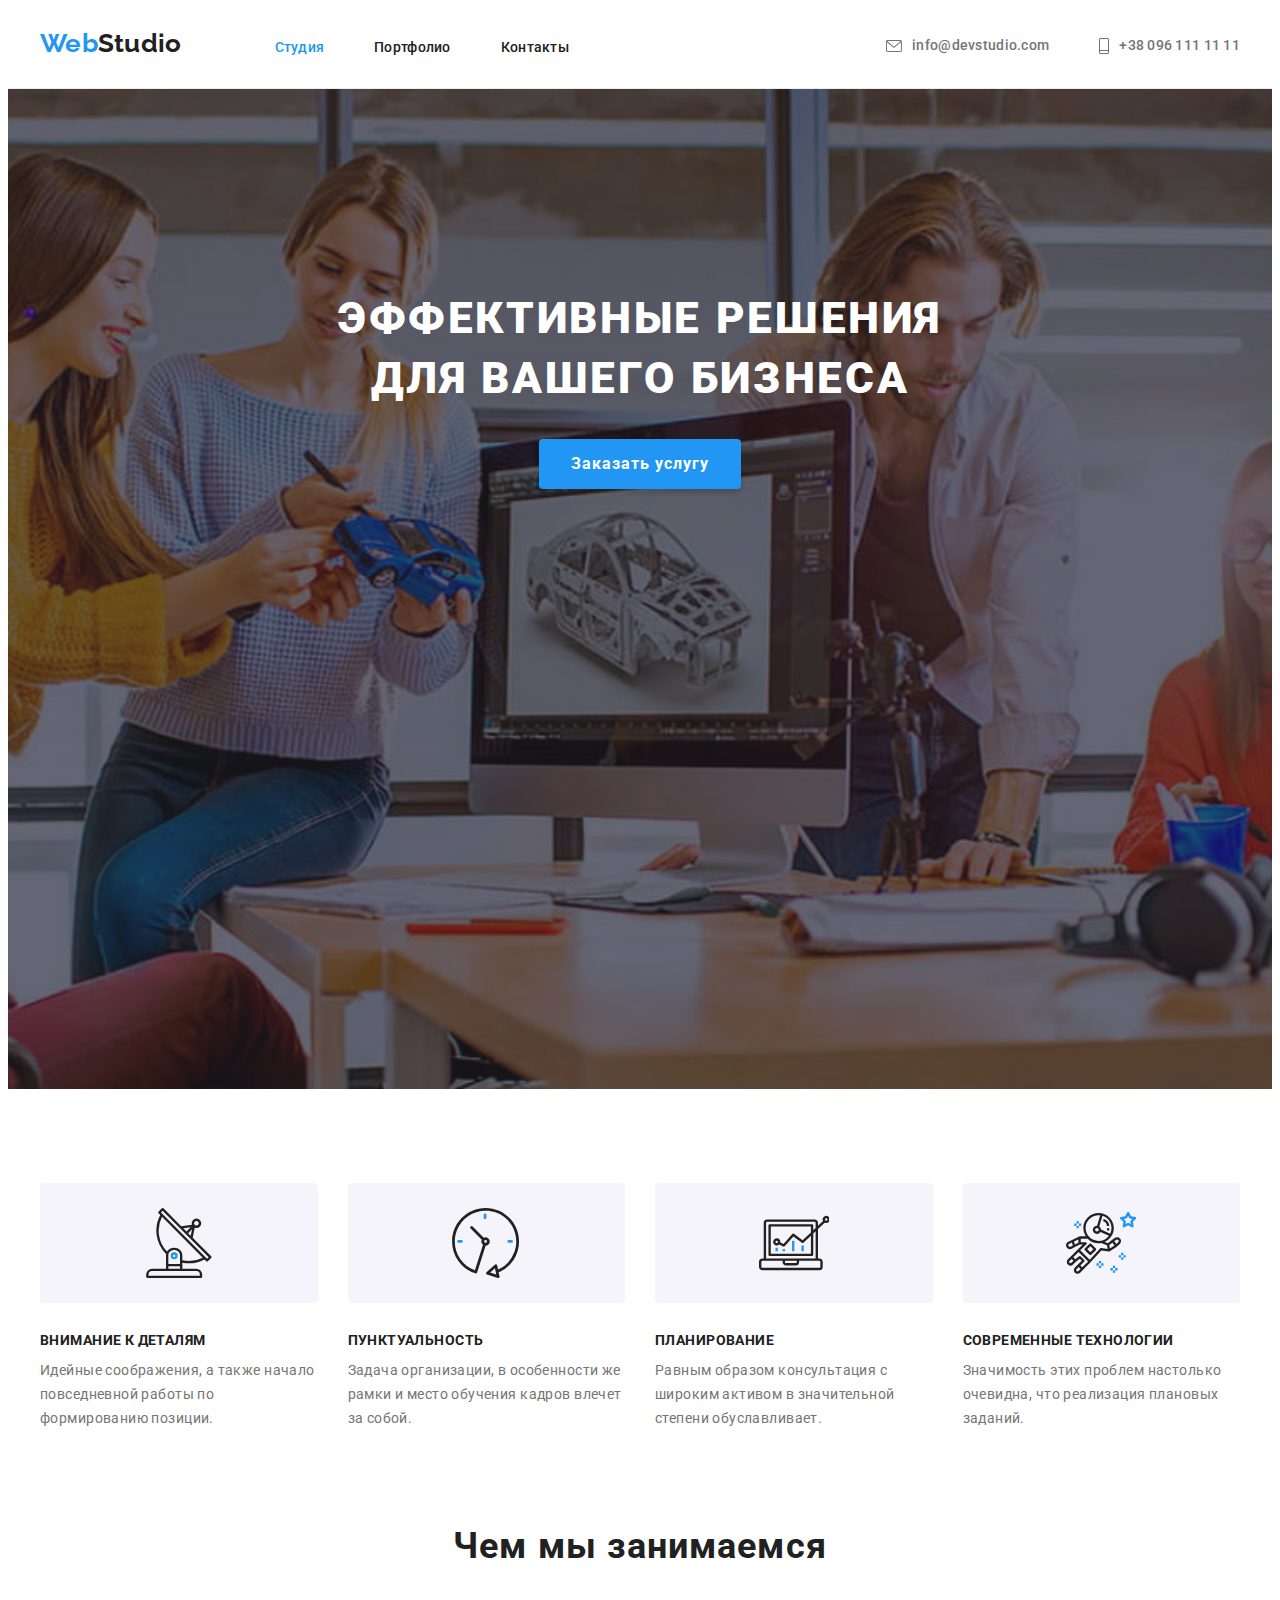
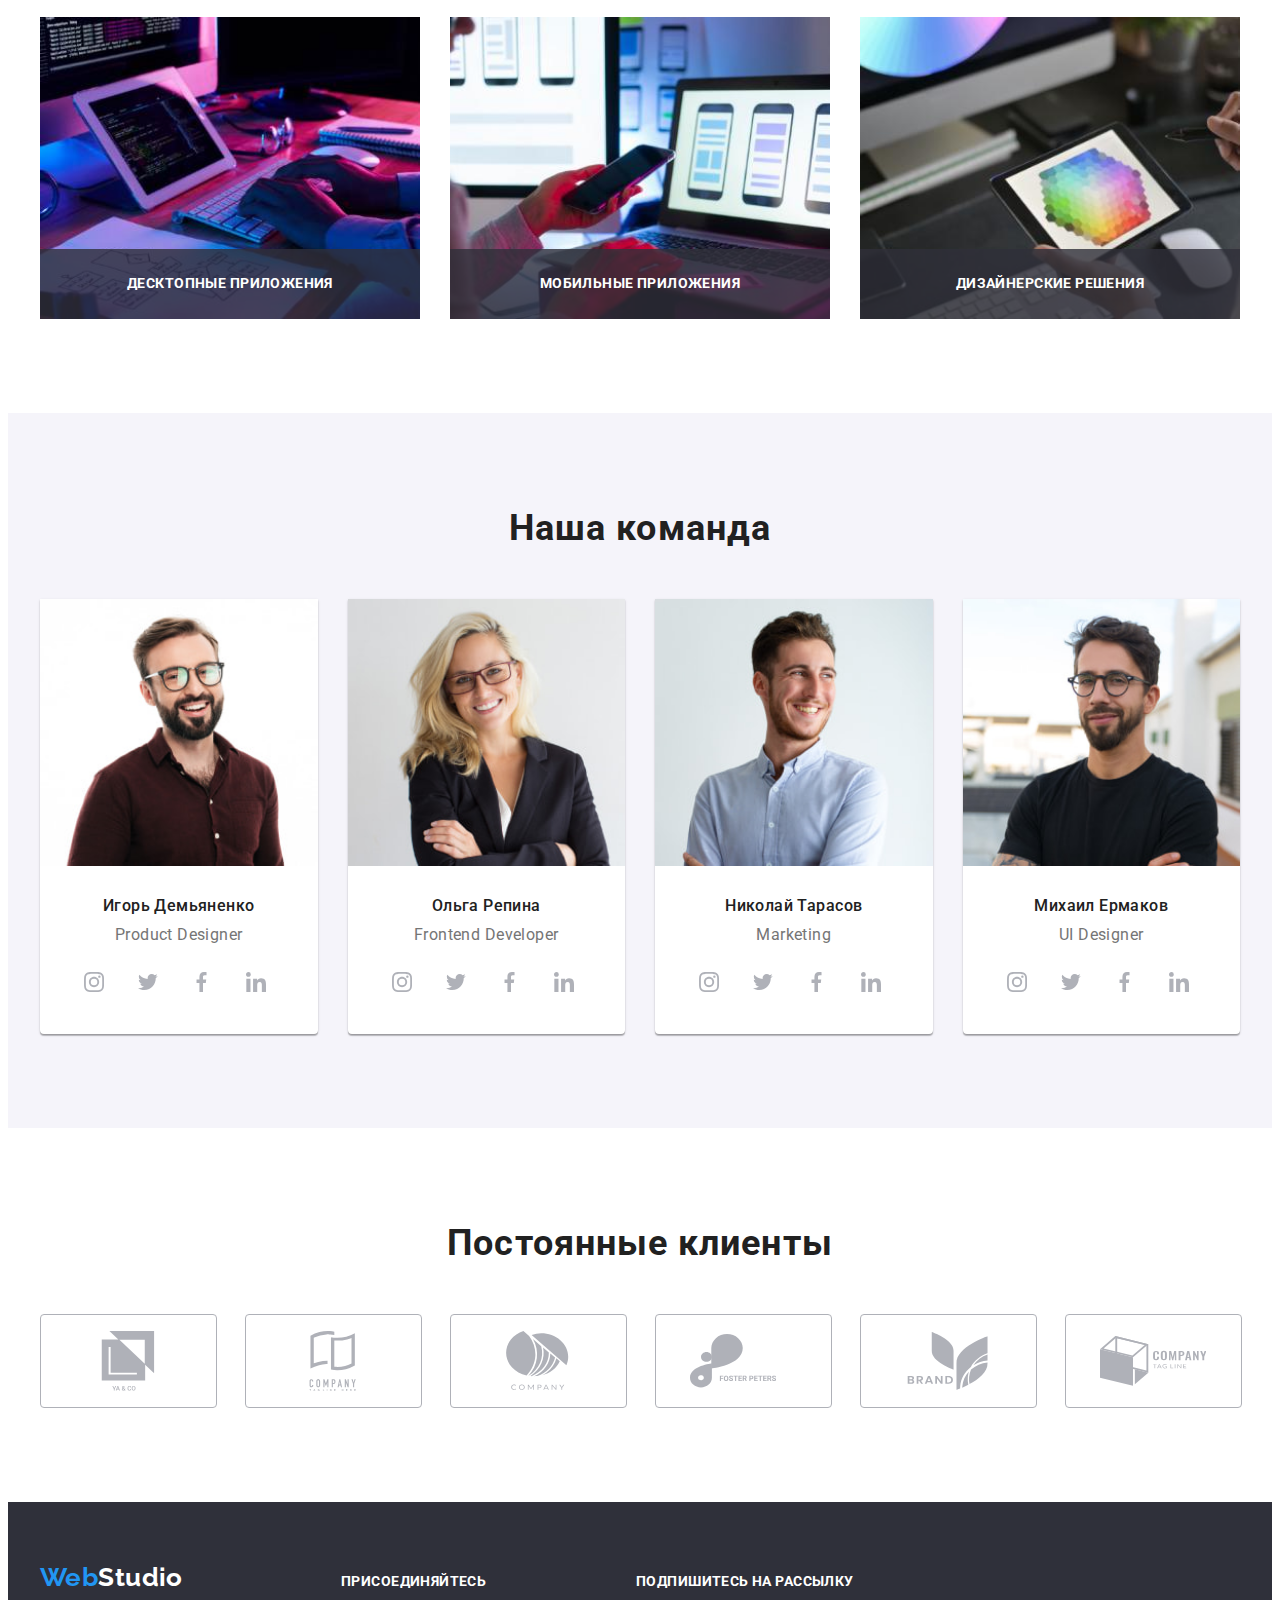
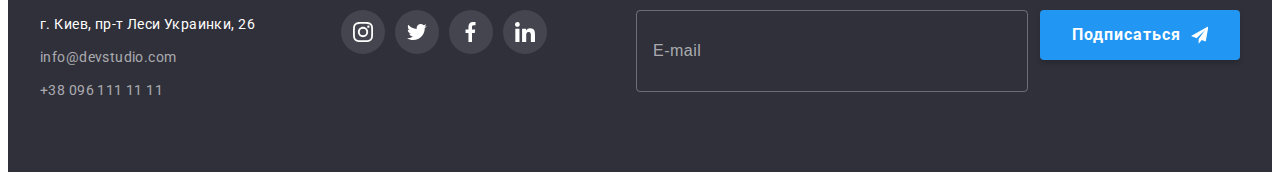
<file: index.html>
<!doctype html>
<html lang="ru">
<head>
    <meta charset="UTF-8">
    <meta http-equiv="X-UA-Compatible" content="IE=edge">
    <meta name="viewport" content="width=device-width, initial-scale=1.0">
    <link rel="preconnect" href="https://fonts.googleapis.com">
    <link rel="preconnect" href="https://fonts.gstatic.com" crossorigin>
    <link href="https://fonts.googleapis.com/css2?family=Raleway:wght@700&family=Roboto:wght@400;500;700;900&display=swap"
        rel="stylesheet">
    <link rel="stylesheet" href="https://cdnjs.cloudflare.com/ajax/libs/modern-normalize/1.1.0/modern-normalize.min.css"
        integrity="sha512-wpPYUAdjBVSE4KJnH1VR1HeZfpl1ub8YT/NKx4PuQ5NmX2tKuGu6U/JRp5y+Y8XG2tV+wKQpNHVUX03MfMFn9Q=="
        crossorigin="anonymous" referrerpolicy="no-referrer" />
    <link rel="stylesheet" href="./css/main.min.css">
    <link rel="shortcut icon" href="./images/icon.jpg" type="image/jpg">
    <title>Studio</title>
</head>
<body class="body-main">
    
<!--Шапка сайта-->
    
<header class="header">
    <div class="container menu">
        <a class="logo header__logo" href="./index.html" lang="en">Web<span class="logo--black">Studio</span></a>

        <nav class="nav">
            <ul class="nav__list">
                <li class="nav__item"><a href="./index.html" class="link nav--current">Студия</a></li>
                <li class="nav__item"><a href="./portfolio.html" class="link">Портфолио</a></li>
                <li class="nav__item"><a href="./contacts.html" class="link">Контакты</a></li>
            </ul>
        </nav>

        <ul class="contacts">
            <li class="contacts__item">
                <a class="contacts__link link" href="mailto:info@devstudio.com">
                    <svg class="contacts__icon" width="16" height="12">
                        <use href="./images/icons.svg#envelope"></use>
                    </svg>info@devstudio.com
                </a>
            </li>
            <li class="contacts__item">
                <a class="contacts__link link" href="tel:+380961111111"><svg class="contacts__icon" width="10" height="16">
                        <use href="./images/icons.svg#smartphone"></use>
                    </svg>
                    +38 096 111 11 11
                </a>
            </li>
        </ul>
        
        <button type="button" class="mob-menu__button mob-menu__header-button" data-menu-open>
            <svg width="40" height="40" aria-label="Открыть мобильное меню">
                <use class="mob-menu__icon-menu" href="./images/icons.svg#icon-mob-menu"></use>
            </svg>
        </button>
    </div>

    <!--Мобильное меню-->

        <div class="mob-menu is-hidden" data-menu>
        <div class="mob-container">
        <button type="button" class="mob-menu__button mob-menu__close-button" data-menu-close>
             <svg width="40" height="40" aria-label="Закрыть мобильное меню">
                  <use class="mob-menu__icon-close" href="./images/icons.svg#icon-close-mob-menu"></use>
              </svg>
        </button>

                <ul class="mob-nav__list list">
                    <li class="mob-nav__item"><a class="mob-nav__link link nav--current" href="./index.html">Студия</a></li>
                    <li class="mob-nav__item"><a class="mob-nav__link link nav--current" href="./portfolio.html">Портфолио</a></li>
                    <li class="mob-nav__item"><a class="mob-nav__link link nav--current" href="./contacts.html">Контакты</a></li>
                </ul>
            
            <div class="mob-menu-down-part">
            
                <div class="mob-contacts">
                <ul class="mob-contacts__list">
                    <li class="mob-contacts__item">
                        <a class="mob-contacts__link mob-contacts__tel" href="tel:+380961111111">+38 096 111 11 11</a>
                    </li>
                    <li class="mob-contacts__item">
                        <a class="mob-contacts__link mob-contacts__mail" href="mailto:info@devstudio.com">info@devstudio.com</a>
                    </li>
                </ul>
            </div>

            <div class="mob-social">
                <ul class="mob-social__list">
                    <li class="mob-social__item">
                        <a class="mob-social__link nav--current" aria-label="Ссылка на Instagram" href="https://www.instagram.com/"
                            target="_blank" rel="noreferrer nofollow noopener">
                            <span lang="en">Instagram</span>
                        </a>
                    </li>

                    <li class="mob-social__item">
                        <a class="mob-social__link nav--current" aria-label="Ссылка на Twitter" href="https://twitter.com/"
                            target="_blank" rel="noreferrer nofollow noopener">
                            <span lang="en">Twitter</span>
                        </a>
                    </li>

                    <li class="mob-social__item">
                        <a class="mob-social__link nav--current" aria-label="Ссылка на Facebook" href="https://www.facebook.com/"
                            target="_blank" rel="noreferrer nofollow noopener">
                            <span lang="en">Facebook</span>
                        </a>
                    </li>

                    <li class="mob-social__item">
                        <a class="mob-social__link nav--current" aria-label="Ссылка на Linkedin" href="https://www.linkedin.com/"
                            target="_blank" rel="noreferrer nofollow noopener">
                            <span lang="en">Linkedin</span>
                        </a>
                    </li>
                </ul>
            </div>
          </div>
        </div>
    </div>

</header>


<!--Основная часть-->
    
    <main>
    
<!--Секция "Начальная"-->
    
      <section class="hero">
          <h1 class="hero__title hero__title--white">Эффективные решения для вашего бизнеса</h1>
          <button class="button" type="button" data-modal-open>Заказать услугу</button>
      </section>
    
<!--Секция "О нас"-->
      
      <section class="about-us section">
          <div class="container">
          <h2 class="section__title visually-hidden">О нас</h2>
          <ul class="about-us__list card__set">
              <li class="about-us__item card__item">
                  <div class="about-us__label">
                      <svg class="about-us__svg" width="70" height="70">
                          <use href="./images/icons.svg#antenna"></use>
                      </svg>
                  </div>
                  <h3 class="about-us__header item__title">Внимание к деталям</h3>
                  <p class="about-us__description">Идейные соображения, а также начало повседневной работы по формированию позиции.</p>
              </li>
              <li class="about-us__item card__item">
                <div class="about-us__label">
                    <svg class="about-us__svg" width="70" height="70">
                        <use href="./images/icons.svg#clock"></use>
                    </svg>
                </div>
                <h3 class="about-us__header item__title">Пунктуальность</h3>
                <p class="about-us__description">Задача организации, в особенности же рамки и место обучения кадров влечет за собой.</p>
              </li>
              <li class="about-us__item card__item">
                <div class="about-us__label">
                    <svg class="about-us__svg" width="70" height="70">
                        <use href="./images/icons.svg#diagram"></use>
                    </svg>
                </div>
                <h3 class="about-us__header item__title">Планирование</h3>
                <p class="about-us__description">Равным образом консультация с широким активом в значительной степени обуславливает.</p>
              </li>
              <li class="about-us__item card__item">
                <div class="about-us__label">
                    <svg class="about-us__svg" width="70" height="70">
                        <use href="./images/icons.svg#astronaut"></use>
                    </svg>
                </div>
                <h3 class="about-us__header item__title">Современные технологии</h3>
                <p class="about-us__description">Значимость этих проблем настолько очевидна, что реализация плановых заданий.</p>
              </li>
            </ul>
            </div>
      </section>

<!--Секция "Что мы делаем"-->
      
    <section class="what-we-do section">
          <div class="container">
          <h2 class="section__title">Чем мы занимаемся</h2>
          
          <ul class="what-we-do__list card__set">
              
              <li class="what-we-do__item card__item">
                  <div class="what-we-do__thumb">
                    <img
                       srcset="./images/what-we-do/img1-desk-2x.jpg 2x, ./images/what-we-do/img1-desk-3x.jpg 3x"
                       src="./images/what-we-do/img1.jpg"
                       alt="Пишем код"
                       width="370" 
                       height="294">
                    <div class="what-we-do__overlay">
                     <h3 class="item__title what-we-do__description">Десктопные приложения</h3>
                    </div>
                  </div>
                </li>
              
                <li class="what-we-do__item card__item">
                   <div class="what-we-do__thumb">
                    <img 
                     srcset="./images/what-we-do/img2-desk-2x.jpg 2x, ./images/what-we-do/img2-desk-3x.jpg 3x"
                     src="./images/what-we-do/img2.jpg" 
                     alt="Создаем дизайн продукта" 
                     width="370" 
                     height="294">
                          <div class="what-we-do__overlay">
                        <h3 class="item__title what-we-do__description">Мобильные приложения</h3>
                       </div>
                   </div>
                </li>
                
                <li class="what-we-do__item card__item">
                   <div class="what-we-do__thumb">
                    <img 
                     srcset="./images/what-we-do/img3-desk-2x.jpg 2x, ./images/what-we-do/img3-desk-3x.jpg 3x"
                     src="./images/what-we-do/img3.jpg" 
                     alt="Выбираем лучший вариант" 
                     width="370" 
                     height="294">
                       <div class="what-we-do__overlay">
                        <h3 class="item__title what-we-do__description">Дизайнерские решения</h3>
                       </div>
                   </div>
                </li>
          </ul>
          </div>
      </section>
    
<!--Секция "Наша команда"-->
      
      <section class="our-team section">
          <div class="container">
          <h2 class="section__title">Наша команда</h2>
          
          <ul class="our-team-list card__set">
             
            <li class="our-team-list__item card__item">
                <picture>
                    <source srcset="./images/our-team/designer-desk-1x.jpg 1x,
                                    ./images/our-team/designer-desk-2x.jpg 2x" media="(min-width: 1200px)"
                        type="image/jpeg">
                    <source srcset="./images/our-team/designer-tablet-1x.jpg 1x,
                                    ./images/our-team/designer-tablet-2x.jpg 2x" media="(min-width: 768px)"
                        type="image/jpeg">
                    <source srcset="./images/our-team/designer-mob-1x.jpg 1x,
                                    ./images/our-team/designer-mob-2x.jpg 2x" media="(max-width: 767px)"
                        type="image/jpeg">
                    <img src="./images/our-team/designer-mob-1x.jpg" alt="Дизайнер продукта" width="370" height="294">
                </picture>
                <div class="team-member-description">
                <h3 class="team-member-description__name">Игорь Демьяненко</h3>
                <p class="team-member-description__job" lang="en">Product Designer</p>
                    <ul class="list card__set social-networks">
                    <li class="social-networks__item card__item">
                        <a class="social-networks__link" aria-label="Ссылка на Instagram" 
                           href="https://www.instagram.com/" target="_blank" rel="noreferrer nofollow noopener">
                        <span class="visually-hidden" lang="en">Instagram</span>
                        <svg class="social-networks__icon" width="20" height="20">
                            <use href="./images/icons.svg#instagram"></use>
                        </svg>
                        </a>
                        </li>
                    <li class="social-networks__item card__item">
                        <a class="social-networks__link" aria-label="Ссылка на Twitter" 
                        href="https://twitter.com/" target="_blank" rel="noreferrer nofollow noopener">
                        <span class="visually-hidden" lang="en">Twitter</span>
                        <svg class="social-networks__icon" width="20" height="20">
                            <use href="./images/icons.svg#twitter"></use>
                        </svg>
                        </a></li>
                    <li class="social-networks__item card__item">
                        <a class="social-networks__link" aria-label="Ссылка на Facebook" 
                        href="https://www.facebook.com/" target="_blank" rel="noreferrer nofollow noopener">
                        <span class="visually-hidden" lang="en">Facebook</span>
                        <svg class="social-networks__icon" width="20" height="20">
                            <use href="./images/icons.svg#facebook"></use>
                        </svg>
                        </a></li>
                    <li class="social-networks__item card__item">
                        <a class="social-networks__link" aria-label="Ссылка на Linkedin" 
                        href="https://www.linkedin.com/" target="_blank" rel="noreferrer nofollow noopener">
                        <span class="visually-hidden" lang="en">Linkedin</span>
                        <svg class="social-networks__icon" width="20" height="20">
                            <use href="./images/icons.svg#linkedin"></use>
                        </svg>
                        </a></li>
                  </ul>
                </div>
             </li>
             
             <li class="our-team-list__item card__item">
                <picture>
                    <source srcset="./images/our-team/developer-desk-1x.jpg 1x,
                                    ./images/our-team/developer-desk-2x.jpg 2x" media="(min-width: 1200px)"
                        type="image/jpeg">
                    <source srcset="./images/our-team/developer-tab-1x.jpg 1x,
                                    ./images/our-team/developer-tab-2x.jpg 2x" media="(min-width: 768px)"
                        type="image/jpeg">
                    <source srcset="./images/our-team/developer-mob-1x.jpg 1x,
                                    ./images/our-team/developer-mob-2x.jpg 2x" media="(max-width: 767px)"
                        type="image/jpeg">
                    <img src="./images/our-team/developer-mob-1x.jpg" alt="Фронтенд разработчик" width="370" height="294">
                </picture>
                <div class="team-member-description">
                <h3 class="team-member-description__name">Ольга Репина</h3>
                <p class="team-member-description__job" lang="en">Frontend Developer</p>
                <ul class="card__set social-networks">
                    <li class="social-networks__item card__item">
                        <a class="social-networks__link" aria-label="Ссылка на Instagram" href="https://www.instagram.com/"
                            target="_blank" rel="noreferrer nofollow noopener">
                            <span class="visually-hidden" lang="en">Instagram</span>
                            <svg class="social-networks__icon" width="20" height="20">
                                <use href="./images/icons.svg#instagram"></use>
                            </svg>
                        </a>
                    </li>
                    <li class="social-networks__item card__item">
                        <a class="social-networks__link" aria-label="Ссылка на Twitter" href="https://twitter.com/" target="_blank"
                            rel="noreferrer nofollow noopener">
                            <span class="visually-hidden" lang="en">Twitter</span>
                            <svg class="social-networks__icon" width="20" height="20">
                                <use href="./images/icons.svg#twitter"></use>
                            </svg>
                        </a>
                    </li>
                    <li class="social-networks__item card__item">
                        <a class="social-networks__link" aria-label="Ссылка на Facebook" href="https://www.facebook.com/" target="_blank"
                            rel="noreferrer nofollow noopener">
                            <span class="visually-hidden" lang="en">Facebook</span>
                            <svg class="social-networks__icon" width="20" height="20">
                                <use href="./images/icons.svg#facebook"></use>
                            </svg>
                        </a>
                    </li>
                    <li class="social-networks__item card__item">
                        <a class="social-networks__link" aria-label="Ссылка на Linkedin" href="https://www.linkedin.com/" target="_blank"
                            rel="noreferrer nofollow noopener">
                            <span class="visually-hidden" lang="en">Linkedin</span>
                            <svg class="social-networks__icon" width="20" height="20">
                                <use href="./images/icons.svg#linkedin"></use>
                            </svg>
                        </a>
                    </li>
                </ul>
                </div>
             </li>
             
             <li class="our-team-list__item card__item">
                <picture>
                    <source srcset="./images/our-team/marketing-desk-1x.jpg 1x,
                                    ./images/our-team/marketing-desk-2x.jpg 2x" media="(min-width: 1200px)"
                        type="image/jpeg">
                    <source srcset="./images/our-team/marketing-tablet-1x.jpg 1x,
                                    ./images/our-team/marketing-tablet-2x.jpg 2x" media="(min-width: 768px)"
                        type="image/jpeg">
                    <source srcset="./images/our-team/marketing-mob-1x.jpg 1x,
                                    ./images/our-team/marketing-mob-2x.jpg 2x" media="(max-width: 767px)"
                        type="image/jpeg">
                    <img src="./images/our-team/marketing-mob-1x.jpg" alt="Маркетолог" width="370" height="294">
                </picture>
                <div class="team-member-description">
                <h3 class="team-member-description__name">Николай Тарасов</h3>
                <p class="team-member-description__job" lang="en">Marketing</p>
                <ul class="card__set social-networks">
                    <li class="social-networks__item card__item">
                        <a class="social-networks__link" aria-label="Ссылка на Instagram" href="https://www.instagram.com/"
                            target="_blank" rel="noreferrer nofollow noopener">
                            <span class="visually-hidden" lang="en">Instagram</span>
                            <svg class="social-networks__icon" width="20" height="20">
                                <use href="./images/icons.svg#instagram"></use>
                            </svg>
                        </a>
                    </li>
                    <li class="social-networks__item card__item">
                        <a class="social-networks__link" aria-label="Ссылка на Twitter" href="https://twitter.com/" target="_blank"
                            rel="noreferrer nofollow noopener">
                            <span class="visually-hidden" lang="en">Twitter</span>
                            <svg class="social-networks__icon" width="20" height="20">
                                <use href="./images/icons.svg#twitter"></use>
                            </svg>
                        </a>
                    </li>
                    <li class="social-networks__item card__item">
                        <a class="social-networks__link" aria-label="Ссылка на Facebook" href="https://www.facebook.com/" target="_blank"
                            rel="noreferrer nofollow noopener">
                            <span class="visually-hidden" lang="en">Facebook</span>
                            <svg class="social-networks__icon" width="20" height="20">
                                <use href="./images/icons.svg#facebook"></use>
                            </svg>
                        </a>
                    </li>
                    <li class="social-networks__item card__item">
                        <a class="social-networks__link" aria-label="Ссылка на Linkedin" href="https://www.linkedin.com/" target="_blank"
                            rel="noreferrer nofollow noopener">
                            <span class="visually-hidden" lang="en">Linkedin</span>
                            <svg class="social-networks__icon" width="20" height="20">
                                <use href="./images/icons.svg#linkedin"></use>
                            </svg>
                        </a>
                    </li>
                </ul>
                </div>
             </li>
            
            <li class="our-team-list__item card__item">
                <picture>
                    <source srcset="./images/our-team/ui-desk-1x.jpg 1x,
                                    ./images/our-team/ui-desk-2x.jpg 2x" media="(min-width: 1200px)"
                        type="image/jpeg">
                    <source srcset="./images/our-team/ui-tablet-1x.jpg 1x,
                                    ./images/our-team/ui-tablet-2x.jpg 2x" media="(min-width: 768px)"
                        type="image/jpeg">
                    <source srcset="./images/our-team/ui-mob-1x.jpg 1x,
                                    ./images/our-team/ui-mob-2x.jpg 2x" media="(max-width: 767px)"
                        type="image/jpeg">
                    <img src="./images/our-team/ui-mob-1x.jpg" alt="Дизайнер" width="370" height="294">
                </picture>
                <div class="team-member-description">
                <h3 class="team-member-description__name">Михаил Ермаков</h3>
                <p class="team-member-description__job" lang="en">UI Designer</p>
                <ul class="card__set social-networks">
                    <li class="social-networks__item card__item">
                        <a class="social-networks__link" aria-label="Ссылка на Instagram" href="https://www.instagram.com/"
                            target="_blank" rel="noreferrer nofollow noopener">
                            <span class="visually-hidden" lang="en">Instagram</span>
                            <svg class="social-networks__icon" width="20" height="20">
                                <use href="./images/icons.svg#instagram"></use>
                            </svg>
                        </a>
                    </li>
                    <li class="social-networks__item card__item">
                        <a class="social-networks__link" aria-label="Ссылка на Twitter" href="https://twitter.com/" target="_blank"
                            rel="noreferrer nofollow noopener">
                            <span class="visually-hidden" lang="en">Twitter</span>
                            <svg class="social-networks__icon" width="20" height="20">
                                <use href="./images/icons.svg#twitter"></use>
                            </svg>
                        </a>
                    </li>
                    <li class="social-networks__item card__item">
                        <a class="social-networks__link" aria-label="Ссылка на Facebook" href="https://www.facebook.com/" target="_blank"
                            rel="noreferrer nofollow noopener">
                            <span class="visually-hidden" lang="en">Facebook</span>
                            <svg class="social-networks__icon" width="20" height="20">
                                <use href="./images/icons.svg#facebook"></use>
                            </svg>
                        </a>
                    </li>
                    <li class="social-networks__item card__item">
                        <a class="social-networks__link" aria-label="Ссылка на Linkedin" href="https://www.linkedin.com/" target="_blank"
                            rel="noreferrer nofollow noopener">
                            <span class="visually-hidden" lang="en">Linkedin</span>
                            <svg class="social-networks__icon" width="20" height="20">
                                <use href="./images/icons.svg#linkedin"></use>
                            </svg>
                        </a>
                    </li>
                </ul>
                </div>
            </li>
          </ul>
          </div>
      </section>
    </main>

<!--Секция "Постоянные клиенты"-->

       <section class="regular-clients section">
        <div class="container">
            <h2 class="section__title">Постоянные клиенты</h2>
            
            <ul class="clients-list card__set">
                <li class="clients-list__item card__item">
                        <a class="clients-list__link" aria-label="Ccылка на сайт клиента" 
                        href="https://goit.ua/" target="_blank" rel="noreferrer nofollow noopener">
                        <span class="visually-hidden" lang="en">Школа программирования</span>
                        <svg class="clients-list__icon" width="106" height="60">
                            <use href="./images/icons.svg#group"></use>
                        </svg>
                    </a>
                </li>
                <li class="clients-list__item card__item">
                        <a class="clients-list__link" aria-label="Ccылка на сайт клиента" 
                        href="https://goit.ua/" target="_blank" rel="noreferrer nofollow noopener">
                        <span class="visually-hidden" lang="en">Школа программирования</span>
                        <svg class="clients-list__icon" width="106" height="60">
                            <use href="./images/icons.svg#group-1"></use>
                        </svg>
                    </a>
                </li>
                <li class="clients-list__item card__item">
                        <a class="clients-list__link" aria-label="Ccылка на сайт клиента" 
                        href="https://goit.ua/" target="_blank" rel="noreferrer nofollow noopener">
                        <span class="visually-hidden" lang="en">Школа программирования</span>
                        <svg class="clients-list__icon" width="106" height="60">
                            <use href="./images/icons.svg#group-2"></use>
                        </svg>
                    </a>
                </li>
                <li class="clients-list__item card__item">
                        <a class="clients-list__link" aria-label="Ccылка на сайт клиента" 
                        href="https://goit.ua/" target="_blank" rel="noreferrer nofollow noopener">
                        <span class="visually-hidden" lang="en">Школа программирования</span>
                        <svg class="clients-list__icon" width="106" height="60">
                            <use href="./images/icons.svg#group-3"></use>
                        </svg>
                    </a>
                </li>
                <li class="clients-list__item card__item">
                        <a class="clients-list__link" aria-label="Ccылка на сайт клиента" 
                        href="https://goit.ua/" target="_blank" rel="noreferrer nofollow noopener">
                        <span class="visually-hidden" lang="en">Школа программирования</span>
                        <svg class="clients-list__icon" width="106" height="60">
                            <use href="./images/icons.svg#group-4"></use>
                        </svg>
                    </a>
                </li>
                <li class="clients-list__item card__item">
                        <a class="clients-list__link" aria-label="Ccылка на сайт клиента" 
                        href="https://goit.ua/" target="_blank" rel="noreferrer nofollow noopener">
                        <span class="visually-hidden" lang="en">Школа программирования</span>
                        <svg class="clients-list__icon" width="106" height="60">
                            <use href="./images/icons.svg#group-5"></use>
                        </svg>
                    </a>
                </li>
            </ul>
        </div>
      </section>

    <!--Футер-->
    
    <footer class="footer">
        <div class="container footer-container">
          <div class="footer-wrap-two-columns">
            <div class="footer-column footer-adress">
            <a class="logo footer__logo" href="./index.html" lang="en">Web<span class="logo--white">Studio</span></a>
        <address class="adress">
            <ul class="footer-adress-list">
                <li class="footer-adress-list__item"><a class="link footer-adress-list__link" href="https://goo.gl/maps/qPpEZcLFMpQjQpn4A" target="_blank" rel="noreferrer nofollow noopener">г. Киев, пр-т Леси Украинки, 26</a></li>
                <li class="footer-adress-list__item"><a class="link footer-adress-list__link" href="mailto:info@devstudio.com">info@devstudio.com</a></li>
                <li class="footer-adress-list__item"><a class="link footer-adress-list__link" href="tel:+380961111111">+38 096 111 11 11</a></li>
            </ul>
        </address>
        </div>

         <div class="footer-column footer-social">
            <p class="footer-column__header item__title">Присоединяйтесь</p>
            <ul class="card__set social-networks">
                <li class="social-networks__item card__item">
                    <a class="social-networks__link" aria-label="Ссылка на Instagram" href="https://www.instagram.com/"
                        target="_blank" rel="noreferrer nofollow noopener">
                        <span class="visually-hidden" lang="en">Instagram</span>
                        <svg class="social-networks__icon" width="20" height="20">
                            <use href="./images/icons.svg#instagram"></use>
                        </svg>
                    </a>
                </li>
                <li class="social-networks__item card__item">
                    <a class="social-networks__link" aria-label="Ссылка на Twitter" href="https://twitter.com/" target="_blank"
                        rel="noreferrer nofollow noopener">
                        <span class="visually-hidden" lang="en">Twitter</span>
                        <svg class="social-networks__icon" width="20" height="20">
                            <use href="./images/icons.svg#twitter"></use>
                        </svg>
                    </a>
                </li>
                <li class="social-networks__item card__item">
                    <a class="social-networks__link" aria-label="Ссылка на Facebook" href="https://www.facebook.com/" target="_blank"
                        rel="noreferrer nofollow noopener">
                        <span class="visually-hidden" lang="en">Facebook</span>
                        <svg class="social-networks__icon" width="20" height="20">
                            <use href="./images/icons.svg#facebook"></use>
                        </svg>
                    </a>
                </li>
                <li class="social-networks__item card__item">
                    <a class="social-networks__link" aria-label="Ссылка на Linkedin" href="https://www.linkedin.com/" target="_blank"
                        rel="noreferrer nofollow noopener">
                        <span class="visually-hidden" lang="en">Linkedin</span>
                        <svg class="social-networks__icon" width="20" height="20">
                            <use href="./images/icons.svg#linkedin"></use>
                        </svg>
                    </a>
                </li>
            </ul>
         </div>
     </div>
         <div class="footer-column">
           <p class="footer-column__header item__title">Подпишитесь на рассылку</p>
           <form class="subscribe" autocomplete="on">
               <label for="email" class="visually-hidden">Email</label>
               <input class="subscribe__email-input" type="email" name="email" id="email" placeholder="E-mail" />
               <button class="button" type="submit">Подписаться
                   <svg class="subscibe__icon" width="24" height="24">
                       <use href="./images/icons.svg#icon-send"></use>
                   </svg>
               </button>
           </form>
         </div>
        </div>
    </footer>

    <!--Модальное окно-->

    <div class="backdrop is-hidden" data-modal>
      
        <div class="modal">
         
          <button type="button" class="modal__close-button" data-modal-close>
            <svg width="11" height="11">
                <use href="./images/icons.svg#icon-close"></use>
            </svg>
          </button>
          
          <b class="modal__header">Оставьте свои данные, мы вам перезвоним</b>

          <form class="communication-form" autocomplete="on">
            
            <div class="communication-form__wrapper">
            
              <div class="communication-form__whole-field">
              <label class="communication-form__label" for="name">Имя</label>
              <div class="communication-form__input-wrap">
              <input class="communication-form__input" type="text" name="name" id="name" required />
              <svg class="communication-form__icon" width="18" height="18">
                  <use href="./images/icons.svg#icon-name-modal"></use>
              </svg>
              </div>
              </div>
            
              <div class="communication-form__whole-field">
              <label class="communication-form__label" for="tel">Телефон</label>
              <div class="communication-form__input-wrap">
              <input class="communication-form__input" type="tel" name="tel" id="tel" required />
              <svg class="communication-form__icon" width="18" height="18">
                <use href="./images/icons.svg#icon-phone-modal"></use>
              </svg>
              </div>
              </div>

              <div class="communication-form__whole-field">
              <label class="communication-form__label" for="mail">Почта</label>
              <div class="communication-form__input-wrap">
              <input class="communication-form__input" type="email" name="mail" id="mail" required />
              <svg class="communication-form__icon" width="18" height="18">
                <use href="./images/icons.svg#icon-mail-modal"></use>
              </svg>
              </div>
              </div>

              <div class="communication-form__whole-field">
              <label class="communication-form__label" for="comments">Комментарий</label>
              <textarea name="comments" id="comments" rows="10" placeholder="Введите текст"></textarea>
              </div>
            
            </div>
            
            <div class="modal__agreement">
                 <input type="checkbox" name="agree" value="agree" id="agree" class="modal__checkbox visually-hidden" />
                 <label for="agree" class="modal__agreement-text"><span>Соглашаюсь с рассылкой и принимаю&nbsp;<a href="./terms.html" class="link modal__agreement-link">Условия договора</a></span>
                </label>
            </div>

            <button class="button" type="submit">Отправить</button>
          </form>
      </div>
    </div>
      <script src="./js/modal.js"></script>
      <script src="./js/menu.js"></script>
  </body>
</html>
</file>
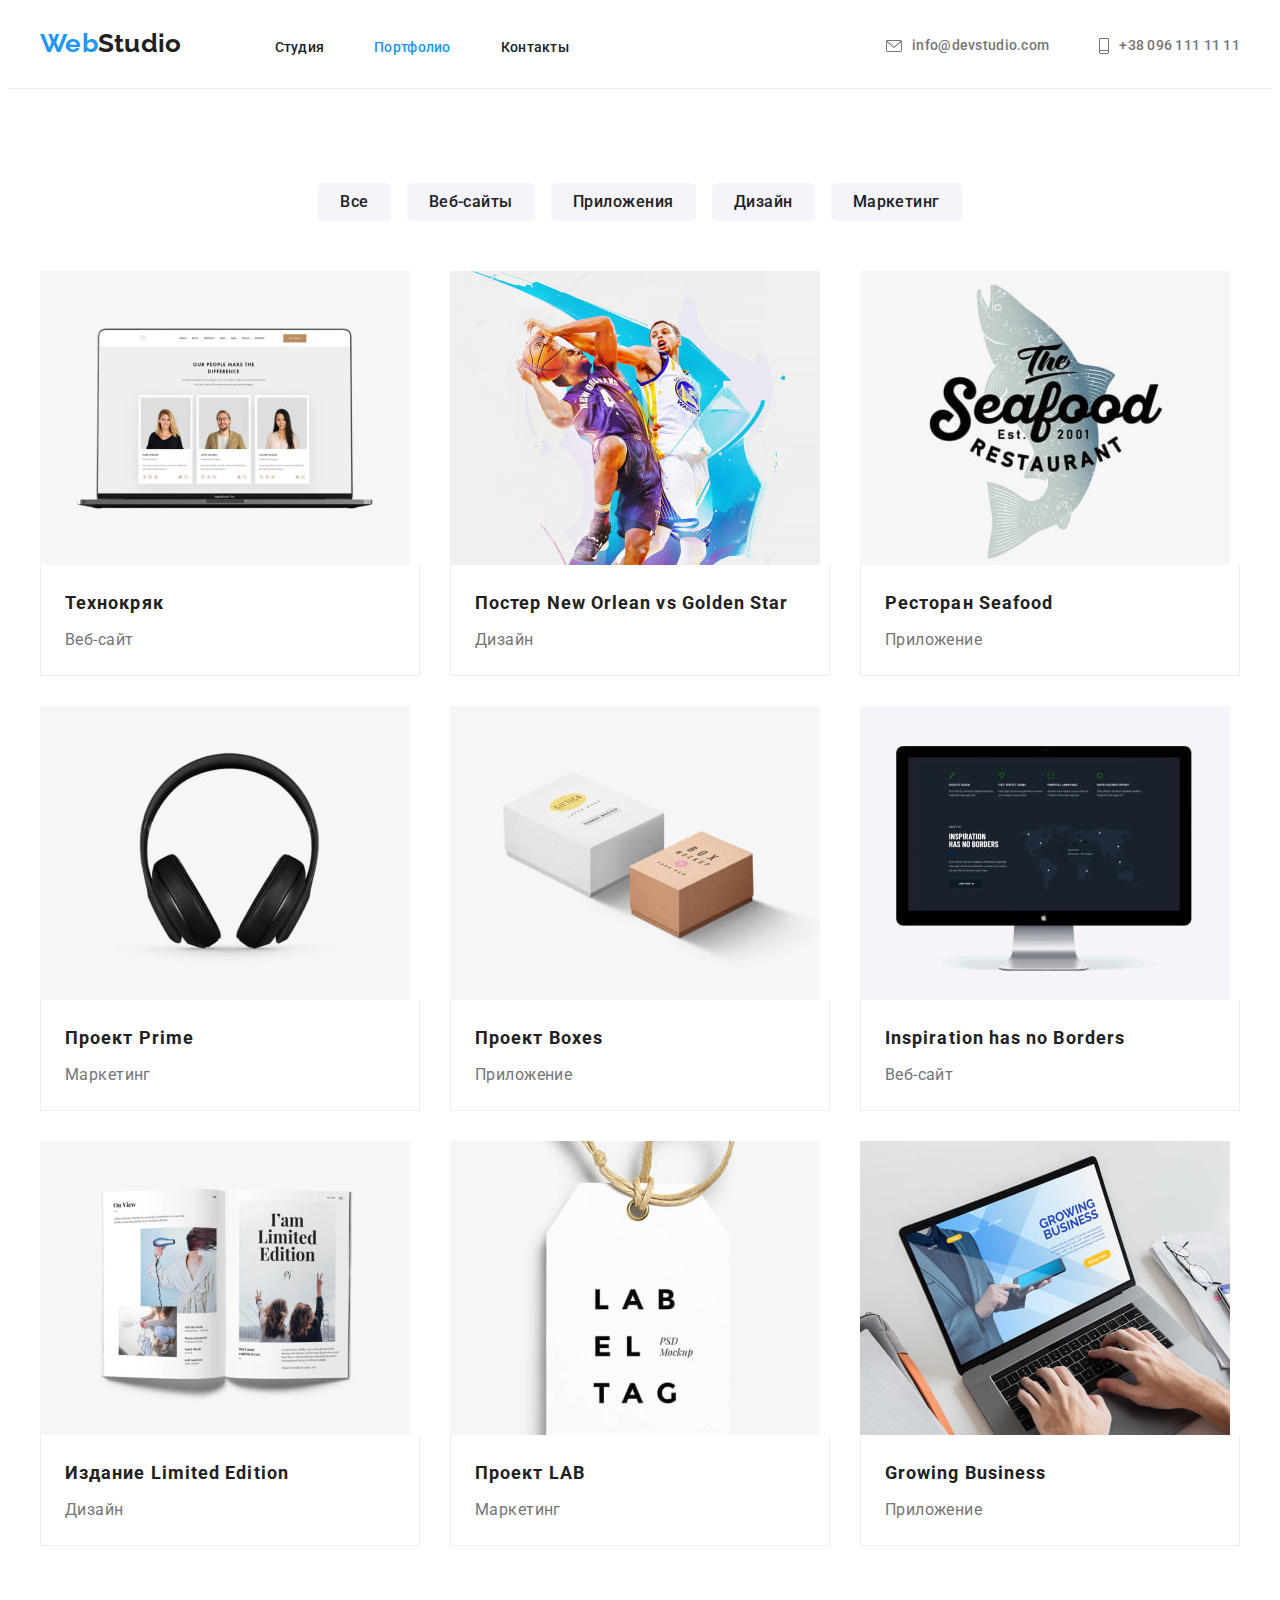
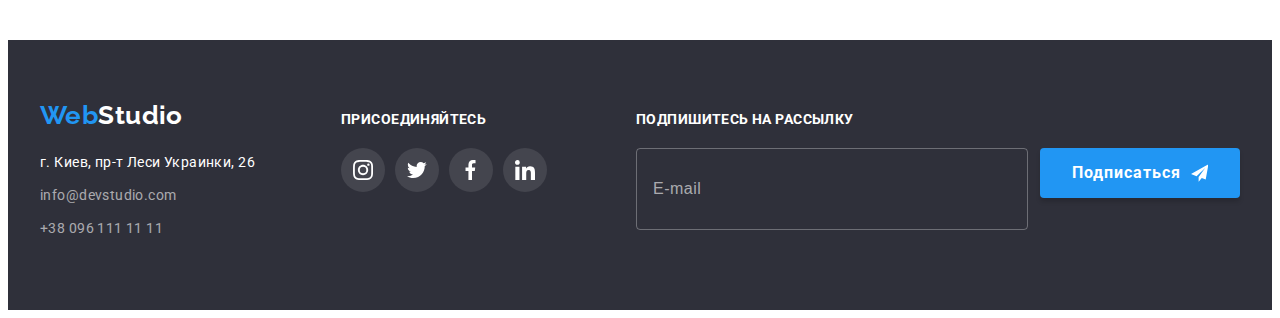
<file: portfolio.html>
<!doctype html>
<html lang="ru">

<head>
    <meta charset="UTF-8">
    <meta http-equiv="X-UA-Compatible" content="IE=edge">
    <meta name="viewport" content="width=device-width, initial-scale=1.0">
    <link rel="preconnect" href="https://fonts.googleapis.com">
    <link rel="preconnect" href="https://fonts.gstatic.com" crossorigin>
    <link href="https://fonts.googleapis.com/css2?family=Raleway:wght@700&family=Roboto:wght@400;500;700;900&display=swap"
        rel="stylesheet">
    <link rel="stylesheet" href="https://cdnjs.cloudflare.com/ajax/libs/modern-normalize/1.1.0/modern-normalize.min.css"
        integrity="sha512-wpPYUAdjBVSE4KJnH1VR1HeZfpl1ub8YT/NKx4PuQ5NmX2tKuGu6U/JRp5y+Y8XG2tV+wKQpNHVUX03MfMFn9Q=="
        crossorigin="anonymous" referrerpolicy="no-referrer" />
    <link rel="stylesheet" href="./css/main.min.css">
    <link rel="shortcut icon" href="./images/icon.jpg" type="image/jpg">
    <title>Portfolio</title>
</head>

<body class="body-main">

    <!--Шапка сайта-->

<header class="header">
    <div class="container menu">
        <a class="logo header__logo" href="./index.html" lang="en">Web<span class="logo--black">Studio</span></a>

        <nav class="nav">
            <ul class="nav__list">
                <li class="nav__item"><a href="./index.html" class="link">Студия</a></li>
                <li class="nav__item"><a href="./portfolio.html" class="link nav--current">Портфолио</a></li>
                <li class="nav__item"><a href="./contacts.html" class="link">Контакты</a></li>
            </ul>
        </nav>

        <ul class="contacts">
            <li class="contacts__item">
                <a class="contacts__link link" href="mailto:info@devstudio.com">
                    <svg class="contacts__icon" width="16" height="12">
                        <use href="./images/icons.svg#envelope"></use>
                    </svg>info@devstudio.com
                </a>
            </li>
            <li class="contacts__item">
                <a class="contacts__link link" href="tel:+380961111111"><svg class="contacts__icon" width="10"
                        height="16">
                        <use href="./images/icons.svg#smartphone"></use>
                    </svg>
                    +38 096 111 11 11
                </a>
            </li>
        </ul>

        <button type="button" class="mob-menu__button mob-menu__header-button" data-menu-open>
            <svg width="40" height="40" aria-label="Открыть мобильное меню">
                <use class="mob-menu__icon-menu" href="./images/icons.svg#icon-mob-menu"></use>
            </svg>
        </button>
    </div>

    <!--Мобильное меню-->

    <div class="mob-menu is-hidden" data-menu>
        <div class="mob-container">
            <button type="button" class="mob-menu__button mob-menu__close-button" data-menu-close>
                <svg width="40" height="40" aria-label="Закрыть мобильное меню">
                    <use class="mob-menu__icon-close" href="./images/icons.svg#icon-close-mob-menu"></use>
                </svg>
            </button>

            <ul class="mob-nav__list list">
                <li class="mob-nav__item"><a class="mob-nav__link link nav--current" href="./index.html">Студия</a></li>
                <li class="mob-nav__item"><a class="mob-nav__link link nav--current"
                        href="./portfolio.html">Портфолио</a></li>
                <li class="mob-nav__item"><a class="mob-nav__link link nav--current" href="./contacts.html">Контакты</a>
                </li>
            </ul>

            <div class="mob-menu-down-part">

                <div class="mob-contacts">
                    <ul class="mob-contacts__list">
                        <li class="mob-contacts__item">
                            <a class="mob-contacts__link mob-contacts__tel" href="tel:+380961111111">+38 096 111 11
                                11</a>
                        </li>
                        <li class="mob-contacts__item">
                            <a class="mob-contacts__link mob-contacts__mail"
                                href="mailto:info@devstudio.com">info@devstudio.com</a>
                        </li>
                    </ul>
                </div>

                <div class="mob-social">
                    <ul class="mob-social__list">
                        <li class="mob-social__item">
                            <a class="mob-social__link nav--current" aria-label="Ссылка на Instagram"
                                href="https://www.instagram.com/" target="_blank" rel="noreferrer nofollow noopener">
                                <span lang="en">Instagram</span>
                            </a>
                        </li>

                        <li class="mob-social__item">
                            <a class="mob-social__link nav--current" aria-label="Ссылка на Twitter"
                                href="https://twitter.com/" target="_blank" rel="noreferrer nofollow noopener">
                                <span lang="en">Twitter</span>
                            </a>
                        </li>

                        <li class="mob-social__item">
                            <a class="mob-social__link nav--current" aria-label="Ссылка на Facebook"
                                href="https://www.facebook.com/" target="_blank" rel="noreferrer nofollow noopener">
                                <span lang="en">Facebook</span>
                            </a>
                        </li>

                        <li class="mob-social__item">
                            <a class="mob-social__link nav--current" aria-label="Ссылка на Linkedin"
                                href="https://www.linkedin.com/" target="_blank" rel="noreferrer nofollow noopener">
                                <span lang="en">Linkedin</span>
                            </a>
                        </li>
                    </ul>
                </div>
            </div>
        </div>
    </div>

</header>

    <!--Основная часть-->

    <main>
     <section class="our-projects section">
        <div class="container">
        <h1 class="visually-hidden">Наши работы</h1>
        
        <ul class="choice">
            <li class="choice__item"><button class="choice__button-radio" type="button">Все</button></li>
            <li class="choice__item"><button class="choice__button-radio" type="button">Веб-сайты</button></li>
            <li class="choice__item"><button class="choice__button-radio" type="button">Приложения</button></li>
            <li class="choice__item"><button class="choice__button-radio" type="button">Дизайн</button></li>
            <li class="choice__item"><button class="choice__button-radio" type="button">Маркетинг</button></li>
        </ul>
        
        <ul class="projects-list card__set">
            
            <li class="projects-list__item card__item">
                <a class="link projects-list__link" href="https://www.google.com/" target="_blank" rel="noreferrer nofollow noopener">
                  <div class="projects-list__thumb">                
                    <picture>
                        <source srcset="./images/portfolio/computer-desk-1x.jpg 1x,
                                        ./images/portfolio/computer-desk-2x.jpg 2x" media="(min-width: 1200px)"
                            type="image/jpeg">
                        <source srcset="./images/portfolio/computer-tablet-1x.jpg 1x,
                                        ./images/portfolio/computer-tablet-2x.jpg 2x" media="(min-width: 768px)"
                            type="image/jpeg">
                        <source srcset="./images/portfolio/computer-mob-1x.jpg 1x,
                                        ./images/portfolio/computer-mob-2x.jpg 2x" media="(max-width: 767px)"
                            type="image/jpeg">
                        <img src="./images/portfolio/computer-mob-1x.jpg" alt="Ноутбук" width="370" height="294">
                    </picture>
                    <div class="project-overlay">
                    <p class="project-overlay__text">Ресурс предлагает комплексные предложения с разным уровнем функционала и сервисов. Все это позволит посетителю получить исчерпывающие сведения о компании или частном лице.</p>
                    </div>
                   </div>
                  <div class="about-project">
                    <h2 class="about-project__name">Технокряк</h2>
                    <p class="about-project__category">Веб-сайт</p>
                  </div>
                </a>
            </li>
            
            <li class="projects-list__item card__item">
                <a class="link projects-list__link" href="https://www.google.com/" target="_blank" rel="noreferrer nofollow noopener">
                    <div class="projects-list__thumb">
                        <picture>
                            <source srcset="./images/portfolio/poster-desk-1x.jpg 1x,
                                            ./images/portfolio/poster-desk-2x.jpg 2x" media="(min-width: 1200px)" type="image/jpeg">
                            <source srcset="./images/portfolio/poster-tablet-1x.jpg 1x,
                                            ./images/portfolio/poster-tablet-2x.jpg 2x" media="(min-width: 768px)" type="image/jpeg">
                            <source srcset="./images/portfolio/poster-mob-1x.jpg 1x,
                                            ./images/portfolio/poster-mob-2x.jpg 2x" media="(max-width: 767px)" type="image/jpeg">
                            <img src="./images/portfolio/poster-mob-1x.jpg" alt="Постер Игра в баскетбол" width="370" height="294">
                        </picture>
                        <div class="project-overlay">
                            <p class="project-overlay__text">Ресурс предлагает комплексные предложения с разным уровнем функционала и сервисов. Все
                                это позволит посетителю получить исчерпывающие сведения о компании или частном лице.</p>
                        </div>
                    </div>
                    <div class="about-project">
                    <h2 class="about-project__name">Постер <span lang="en">New Orlean vs Golden Star</span></h2>
                    <p class="about-project__category">Дизайн</p>
                    </div>
                </a>
            </li>

            <li class="projects-list__item card__item">
                <a class="link projects-list__link" href="https://www.google.com/" target="_blank" rel="noreferrer nofollow noopener">
                    <div class="projects-list__thumb">
                        <picture>
                            <source srcset="./images/portfolio/restaurant-desk-1x.jpg 1x,
                                            ./images/portfolio/restaurant-desk-2x.jpg 2x" media="(min-width: 1200px)"
                                type="image/jpeg">
                            <source srcset="./images/portfolio/restaurant-tablet-1x.jpg 1x,
                                            ./images/portfolio/restaurant-tablet-2x.jpg 2x" media="(min-width: 768px)"
                                type="image/jpeg">
                            <source srcset="./images/portfolio/restaurant-mob-1x.jpg 1x,
                                            ./images/portfolio/restaurant-mob-2x.jpg 2x" media="(max-width: 767px)"
                                type="image/jpeg">
                            <img src="./images/portfolio/restaurant-mob-1x.jpg" alt="Логотип ресторана" width="370" height="294">
                        </picture>
                        <div class="project-overlay">
                            <p class="project-overlay__text">Ресурс предлагает комплексные предложения с разным уровнем функционала и сервисов. Все
                                это позволит посетителю получить исчерпывающие сведения о компании или частном лице.</p>
                        </div>
                    </div>                    
                    <div class="about-project">
                    <h2 class="about-project__name">Ресторан <span lang="en">Seafood</span></h2>
                    <p class="about-project__category">Приложение</p>
                    </div>
                </a>
            </li>

            <li class="projects-list__item card__item">
                <a class="link projects-list__link" href="https://www.google.com/" target="_blank" rel="noreferrer nofollow noopener">
                    <div class="projects-list__thumb">
                        <picture>
                            <source srcset="./images/portfolio/headphones-desk-1x.jpg 1x,
                                            ./images/portfolio/headphones-desk-2x.jpg 2x" media="(min-width: 1200px)"
                                type="image/jpeg">
                            <source srcset="./images/portfolio/headphones-tablet-1x.jpg 1x,
                                            ./images/portfolio/headphones-tablet-2x.jpg 2x" media="(min-width: 768px)"
                                type="image/jpeg">
                            <source srcset="./images/portfolio/headphones-mob-1x.jpg 1x,
                                            ./images/portfolio/headphones-mob-2x.jpg 2x" media="(max-width: 767px)"
                                type="image/jpeg">
                            <img src="./images/portfolio/headphones-mob-1x.jpg" alt="Наушники" width="370" height="294">
                        </picture>
                        <div class="project-overlay">
                            <p class="project-overlay__text">Ресурс предлагает комплексные предложения с разным уровнем функционала и сервисов. Все
                                это позволит посетителю получить исчерпывающие сведения о компании или частном лице.</p>
                        </div>
                    </div>                    
                    <div class="about-project">
                    <h2 class="about-project__name">Проект <span lang="en">Prime</span></h2>
                    <p class="about-project__category">Маркетинг</p>
                    </div>                    
                </a>
            </li>

            <li class="projects-list__item card__item">
                <a class="link projects-list__link" href="https://www.google.com/" target="_blank" rel="noreferrer nofollow noopener">
                    <div class="projects-list__thumb">
                        <picture>
                            <source srcset="./images/portfolio/boxes-desk-1x.jpg 1x,
                                            ./images/portfolio/boxes-desk-2x.jpg 2x" media="(min-width: 1200px)"
                                type="image/jpeg">
                            <source srcset="./images/portfolio/boxes-tablet-1x.jpg 1x,
                                            ./images/portfolio/boxes-tablet-2x.jpg 2x" media="(min-width: 768px)"
                                type="image/jpeg">
                            <source srcset="./images/portfolio/boxes-mob-1x.jpg 1x,
                                            ./images/portfolio/boxes-mob-2x.jpg 2x" media="(max-width: 767px)"
                                type="image/jpeg">
                            <img src="./images/portfolio/boxes-mob-1x.jpg" alt="Бумажные коробочки" width="370" height="294">
                        </picture>
                        <div class="project-overlay">
                            <p class="project-overlay__text">Ресурс предлагает комплексные предложения с разным уровнем функционала и сервисов. Все
                                это позволит посетителю получить исчерпывающие сведения о компании или частном лице.</p>
                        </div>
                    </div>                    
                    <div class="about-project">
                    <h2 class="about-project__name">Проект <span lang="en">Boxes</span></h2>
                    <p class="about-project__category">Приложение</p>
                    </div>                    
                </a>
            </li>

            <li class="projects-list__item card__item">
                <a class="link projects-list__link" href="https://www.google.com/" target="_blank" rel="noreferrer nofollow noopener">
                    <div class="projects-list__thumb">
                        <picture>
                            <source srcset="./images/portfolio/desktop-desk-1x.jpg 1x,
                                            ./images/portfolio/desktop-desk-2x.jpg 2x" media="(min-width: 1200px)"
                                type="image/jpeg">
                            <source srcset="./images/portfolio/desktop-tablet-1x.jpg 1x,
                                            ./images/portfolio/desktop-tablet-2x.jpg 2x" media="(min-width: 768px)"
                                type="image/jpeg">
                            <source srcset="./images/portfolio/desktop-mob-1x.jpg 1x,
                                            ./images/portfolio/desktop-mob-2x.jpg 2x" media="(max-width: 767px)"
                                type="image/jpeg">
                            <img src="./images/portfolio/desktop-mob-1x.jpg" alt="Монитор компьютера" width="370" height="294">
                        </picture>
                        <div class="project-overlay">
                            <p class="project-overlay__text">Ресурс предлагает комплексные предложения с разным уровнем функционала и сервисов. Все
                                это позволит посетителю получить исчерпывающие сведения о компании или частном лице.</p>
                        </div>
                    </div>                    
                    <div class="about-project">
                    <h2 class="about-project__name" lang="en">Inspiration has no Borders</h2>
                    <p class="about-project__category">Веб-сайт</p>
                    </div>
                </a>
            </li>

            <li class="projects-list__item card__item">
                <a class="link projects-list__link" href="https://www.google.com/" target="_blank" rel="noreferrer nofollow noopener">
                    <div class="projects-list__thumb">
                        <picture>
                            <source srcset="./images/portfolio/magazine-desk-1x.jpg 1x,
                                            ./images/portfolio/magazine-desk-2x.jpg 2x" media="(min-width: 1200px)"
                                type="image/jpeg">
                            <source srcset="./images/portfolio/magazine-tablet-1x.jpg 1x,
                                            ./images/portfolio/desktop-tablet-2x.jpg 2x" media="(min-width: 768px)"
                                type="image/jpeg">
                            <source srcset="./images/portfolio/magazine-mob-1x.jpg 1x,
                                            ./images/portfolio/magazine-mob-2x.jpg 2x" media="(max-width: 767px)"
                                type="image/jpeg">
                            <img src="./images/portfolio/magazine-mob-1x.jpg" alt="Открытый журнал" width="370" height="294">
                        </picture>
                        <div class="project-overlay">
                            <p class="project-overlay__text">Ресурс предлагает комплексные предложения с разным уровнем функционала и сервисов. Все
                                это позволит посетителю получить исчерпывающие сведения о компании или частном лице.</p>
                        </div>
                    </div>                    
                    <div class="about-project">
                    <h2 class="about-project__name">Издание <span lang="en">Limited Edition</span></h2>
                    <p class="about-project__category">Дизайн</p>
                    </div>                    
                </a>
            </li>

            <li class="projects-list__item card__item">
                <a class="link projects-list__link" href="https://www.google.com/" target="_blank" rel="noreferrer nofollow noopener">
                    <div class="projects-list__thumb">
                        <picture>
                            <source srcset="./images/portfolio/label-desk-1x.jpg 1x,
                                            ./images/portfolio/label-desk-2x.jpg 2x" media="(min-width: 1200px)"
                                type="image/jpeg">
                            <source srcset="./images/portfolio/label-tablet-1x.jpg 1x,
                                            ./images/portfolio/label-tablet-2x.jpg 2x" media="(min-width: 768px)"
                                type="image/jpeg">
                            <source srcset="./images/portfolio/label-mob-1x.jpg 1x,
                                            ./images/portfolio/label-mob-2x.jpg 2x" media="(max-width: 767px)"
                                type="image/jpeg">
                            <img src="./images/portfolio/label-mob-1x.jpg" alt="Бирка" width="370" height="294">
                        </picture>
                        <div class="project-overlay">
                            <p class="project-overlay__text">Ресурс предлагает комплексные предложения с разным уровнем функционала и сервисов. Все
                                это позволит посетителю получить исчерпывающие сведения о компании или частном лице.</p>
                        </div>
                    </div>                    
                    <div class="about-project">
                    <h2 class="about-project__name">Проект <span lang="en">LAB</span></h2>
                    <p class="about-project__category">Маркетинг</p>
                    </div>                    
                </a>
            </li>

            <li class="projects-list__item card__item">
                <a class="link projects-list__link" href="https://www.google.com/" target="_blank" rel="noreferrer nofollow noopener">
                    <div class="projects-list__thumb">
                        <picture>
                            <source srcset="./images/portfolio/laptop-desk-1x.jpg 1x,
                                            ./images/portfolio/laptop-desk-2x.jpg 2x" media="(min-width: 1200px)"
                                type="image/jpeg">
                            <source srcset="./images/portfolio/laptop-tablet-1x.jpg 1x,
                                            ./images/portfolio/laptop-tablet-2x.jpg 2x" media="(min-width: 768px)"
                                type="image/jpeg">
                            <source srcset="./images/portfolio/laptop-mob-1x.jpg 1x,
                                            ./images/portfolio/laptop-mob-2x.jpg 2x" media="(max-width: 767px)"
                                type="image/jpeg">
                            <img src="./images/portfolio/laptop-mob-1x.jpg" alt="Работа за ноутбуком" width="370" height="294">
                        </picture>
                        <div class="project-overlay">
                            <p class="project-overlay__text">Ресурс предлагает комплексные предложения с разным уровнем функционала и сервисов. Все
                                это позволит посетителю получить исчерпывающие сведения о компании или частном лице.</p>
                        </div>
                    </div>                    
                    <div class="about-project">
                    <h2 class="about-project__name" lang="en">Growing Business</h2>
                    <p class="about-project__category">Приложение</p>
                    </div>
                </a>
            </li>
        </ul>
        </div>
     </section>
    </main>

    <!--Футер-->
    
<footer class="footer">
    <div class="container footer-container">
        <div class="footer-wrap-two-columns">
            <div class="footer-column footer-adress">
                <a class="logo footer__logo" href="./index.html" lang="en">Web<span
                        class="logo--white">Studio</span></a>
                <address class="adress">
                    <ul class="footer-adress-list">
                        <li class="footer-adress-list__item"><a class="link footer-adress-list__link"
                                href="https://goo.gl/maps/qPpEZcLFMpQjQpn4A" target="_blank"
                                rel="noreferrer nofollow noopener">г. Киев, пр-т Леси Украинки, 26</a></li>
                        <li class="footer-adress-list__item"><a class="link footer-adress-list__link"
                                href="mailto:info@devstudio.com">info@devstudio.com</a></li>
                        <li class="footer-adress-list__item"><a class="link footer-adress-list__link"
                                href="tel:+380961111111">+38 096 111 11 11</a></li>
                    </ul>
                </address>
            </div>

            <div class="footer-column footer-social">
                <p class="footer-column__header item__title">Присоединяйтесь</p>
                <ul class="card__set social-networks">
                    <li class="social-networks__item card__item">
                        <a class="social-networks__link" aria-label="Ссылка на Instagram"
                            href="https://www.instagram.com/" target="_blank" rel="noreferrer nofollow noopener">
                            <span class="visually-hidden" lang="en">Instagram</span>
                            <svg class="social-networks__icon" width="20" height="20">
                                <use href="./images/icons.svg#instagram"></use>
                            </svg>
                        </a>
                    </li>
                    <li class="social-networks__item card__item">
                        <a class="social-networks__link" aria-label="Ссылка на Twitter" href="https://twitter.com/"
                            target="_blank" rel="noreferrer nofollow noopener">
                            <span class="visually-hidden" lang="en">Twitter</span>
                            <svg class="social-networks__icon" width="20" height="20">
                                <use href="./images/icons.svg#twitter"></use>
                            </svg>
                        </a>
                    </li>
                    <li class="social-networks__item card__item">
                        <a class="social-networks__link" aria-label="Ссылка на Facebook"
                            href="https://www.facebook.com/" target="_blank" rel="noreferrer nofollow noopener">
                            <span class="visually-hidden" lang="en">Facebook</span>
                            <svg class="social-networks__icon" width="20" height="20">
                                <use href="./images/icons.svg#facebook"></use>
                            </svg>
                        </a>
                    </li>
                    <li class="social-networks__item card__item">
                        <a class="social-networks__link" aria-label="Ссылка на Linkedin"
                            href="https://www.linkedin.com/" target="_blank" rel="noreferrer nofollow noopener">
                            <span class="visually-hidden" lang="en">Linkedin</span>
                            <svg class="social-networks__icon" width="20" height="20">
                                <use href="./images/icons.svg#linkedin"></use>
                            </svg>
                        </a>
                    </li>
                </ul>
            </div>
        </div>
        <div class="footer-column">
            <p class="footer-column__header item__title">Подпишитесь на рассылку</p>
            <form class="subscribe" autocomplete="on">
                <label for="email" class="visually-hidden">Email</label>
                <input class="subscribe__email-input" type="email" name="email" id="email" placeholder="E-mail" />
                <button class="button" type="submit">Подписаться
                    <svg class="subscibe__icon" width="24" height="24">
                        <use href="./images/icons.svg#icon-send"></use>
                    </svg>
                </button>
            </form>
        </div>
    </div>
</footer>
<script src="./js/menu.js"></script>
</body>
</html>
</file>
<file: css/main.min.css>
:root{--main-text-color: #757575;--black-text-color: #212121;--white-text-color: #FFFFFF;--blue-color: #2196F3;--hero-color: #2F303A;--color-hover: #2196F3;--color-accent-hover: #188CE8;--color-our-team-section: #F5F4FA;--color-of-portfolio-box: #EEEEEE;--gap-after-h2: 50px;--mob-gap-after-h2: 30px;--card-gap-top: 30px;--card-gap-left: 30px;--team-social-icons: #AFB1B8;--card__item: 1;--transitions-time: 250ms;--timing-function: cubic-bezier(0.4, 0, 0.2, 1);--delay: 0ms}h1,h2,h3,h4,h5,h6,ul,p{margin:0;padding:0}ul,ol{margin:0;padding:0;list-style:none}img{display:block;width:100%;height:auto}.visually-hidden{position:absolute;clip:rect(1px 1px 1px 1px);clip:rect(1px 1px 1px 1px);padding:0;border:0;height:1px;width:1px;overflow:hidden}.contacts__link,.mob-social__link,.mob-contacts__mail,.mob-contacts__tel{text-decoration:none;color:inherit}@keyframes appear{0%{transform:scale(30%);opacity:0}100%{transform:scale(100%);opacity:1}}body{font-family:"Roboto",sans-serif;font-size:14px;line-height:1.71;letter-spacing:.03em;color:var(--main-text-color);min-height:100vh}.link{text-decoration:none;color:inherit}.card__set{display:flex;flex-wrap:wrap;margin-left:calc(-1*var(--card-gap-left));margin-top:calc(-1*var(--card-gap-top))}.card__item{margin-left:var(--card-gap-left);margin-top:var(--card-gap-top);width:calc(100%/var(--card__item) - var(--card-gap-left))}.section{padding-top:60px;padding-bottom:60px}@media screen and (min-width: 1200px){.section{padding-top:94px;padding-bottom:94px}}.section__title{font-weight:700;font-size:28px;line-height:1.18;text-align:center;letter-spacing:.03em;color:var(--black-text-color);margin-bottom:var(--mob-gap-after-h2)}@media screen and (min-width: 1200px){.section__title{font-size:36px;line-height:1.17;margin-bottom:var(--gap-after-h2)}}.item__title{font-size:14px;font-weight:700;line-height:1.14;text-transform:uppercase}.backdrop{position:fixed;top:0;left:0;width:100%;height:100%;background:rgba(0,0,0,.2);opacity:1;transition:opacity var(--transitions-time) var(--timing-function) var(--delay),visibility var(--transitions-time) var(--timing-function) var(--delay)}.backdrop.is-hidden{opacity:0;pointer-events:none;visibility:hidden}.backdrop.is-hidden .modal{transform:translate(-50%, -50%) scale(1);opacity:0}.button{display:flex;align-items:center;justify-content:center;font-family:inherit;font-weight:700;font-size:16px;line-height:1.88;align-items:center;text-align:center;letter-spacing:.06em;color:var(--white-text-color);min-width:200px;background-color:var(--blue-color);border:none;border-radius:4px;box-shadow:0px 4px 4px rgba(0,0,0,.15);cursor:pointer;padding:10px 32px;margin-left:auto;margin-right:auto;transition:background-color var(--transitions-time) var(--timing-function) var(--delay)}.button:hover,.button:focus{background-color:var(--color-accent-hover)}.container{width:100%;margin-left:auto;margin-right:auto;margin-top:0;margin-bottom:0;padding-left:15px;padding-right:15px}@media screen and (min-width: 480px){.container{width:480px}}@media screen and (min-width: 768px){.container{width:768px}}@media screen and (min-width: 1200px){.container{width:1200px}}.logo{font-family:"Raleway",sans-serif;font-weight:700;font-size:26px;line-height:1.19;color:var(--blue-color);text-decoration:none;padding-top:16px;padding-bottom:16px}.logo--black{color:var(--black-text-color)}.logo--white{color:var(--white-text-color)}.header__logo{margin-right:auto}@media screen and (min-width: 768px){.header__logo{margin-right:88px}}@media screen and (min-width: 768px){.header__logo{margin-right:93px}}.modal{position:absolute;top:50%;left:50%;width:100%;max-width:450px;height:100%;max-height:609px;background-color:var(--white-text-color);box-shadow:0px 1px 3px rgba(0,0,0,.12),0px 1px 1px rgba(0,0,0,.14),0px 2px 1px rgba(0,0,0,.2);border-radius:4px;padding:40px;transform:translate(-50%, -50%) scale(1);opacity:1;transition:transform var(--transitions-time) var(--timing-function) var(--delay),opacity var(--transitions-time) var(--timing-function) var(--delay)}@media screen and (max-height: 609px){.modal{overflow-y:auto}}@media screen and (min-width: 1200px){.modal{min-width:528px;min-height:581px;padding:40px 39px 40px 41px}}.modal__close-button{display:flex;align-items:center;justify-content:center;position:absolute;top:8px;right:8px;width:30px;height:30px;border-radius:50%;border:1px solid rgba(0,0,0,.1);background-color:rgba(0,0,0,0);cursor:pointer;transition:fill var(--transitions-time) var(--timing-function) var(--delay)}.modal__close-button:hover,.modal__close-button:focus{fill:var(--color-hover)}.modal__header{display:block;font-weight:700;font-size:20px;line-height:1.15;text-align:center;letter-spacing:.03em;color:var(--black-text-color);margin-bottom:12px;margin-left:auto;margin-right:auto}textarea{resize:none;padding:12px 16px;height:120px;width:100%;border:1px solid rgba(33,33,33,.2);border-radius:4px;outline:none;transition:border-color var(--transitions-time) var(--timing-function) var(--delay),box-shadow var(--transitions-time) var(--timing-function) var(--delay)}.communication-form__whole-field{display:flex;flex-direction:column;transition:fill var(--transitions-time) var(--timing-function) var(--delay)}.communication-form__whole-field:not(:last-child){margin-bottom:10px}.communication-form__whole-field .communication-form__label:not(:last-child){margin-bottom:4px;font-weight:400;font-size:12px;line-height:1.17;letter-spacing:.01em}.communication-form__whole-field textarea::placeholder{font-weight:400;font-size:14px;line-height:1.14;letter-spacing:.01em;color:rgba(117,117,117,.5)}.communication-form__whole-field:hover,.communication-form__whole-field:focus-within{fill:var(--color-hover)}.communication-form__wrapper{margin-bottom:20px}.communication-form__input{width:100%;height:40px;border:1px solid rgba(33,33,33,.2);border-radius:4px;margin:0;padding-top:12px;padding-bottom:12px;padding-right:12px;padding-left:42px;outline:none;transition:border-color var(--transitions-time) var(--timing-function) var(--delay),box-shadow var(--transitions-time) var(--timing-function) var(--delay)}.communication-form__input:hover,.communication-form__input:focus-within{border-color:var(--color-hover);box-shadow:0px 1px 3px rgba(0,0,0,.12),0px 1px 1px rgba(0,0,0,.14),0px 2px 1px rgba(0,0,0,.2)}.communication-form__input-wrap{position:relative}.communication-form__icon{position:absolute;top:50%;left:15px;transform:translateY(-50%)}textarea:hover,textarea:focus{border-color:var(--color-hover);box-shadow:0px 1px 3px rgba(0,0,0,.12),0px 1px 1px rgba(0,0,0,.14),0px 2px 1px rgba(0,0,0,.2)}.modal__agreement{display:flex;align-items:center;justify-content:center;margin-bottom:30px}.modal__agreement-text{display:flex;align-items:center;justify-content:center;cursor:pointer;font-size:12px}.modal__agreement-text::before{content:"";display:block;width:16px;height:15px;margin-right:8px;flex-shrink:0;border:2px solid var(--black-text-color);border-radius:3px;transition:border var(--transitions-time) var(--timing-function) var(--delay)}@media screen and (min-width: 1200px){.modal__agreement-text{font-size:14px}}.modal__agreement-link{color:var(--blue-color);border-bottom:1px solid currentColor;line-height:1;transition:color var(--transitions-time) var(--timing-function) var(--delay)}.modal__agreement-link:hover,.modal__agreement-link:focus{color:var(--color-accent-hover)}.modal__checkbox:checked+.modal__agreement-text::before,.modal__checkbox:focus:checked+.modal__agreement-text::before{background-color:var(--color-hover);background-image:url("../images/icon-check.svg");background-position:center;background-repeat:no-repeat;border:2px solid var(--color-hover);background-origin:content-box}.modal__checkbox:focus+.modal__agreement-text::before{border:2px solid var(--color-hover)}.modal__checkbox:hover+.modal__agreement-text::before{border:2px solid var(--color-hover)}.nav{display:none}@media screen and (min-width: 768px){.nav{display:flex;color:var(--black-text-color)}.nav .link{display:block;padding-top:32px;padding-bottom:32px;transition:color var(--transitions-time) var(--timing-function) var(--delay)}.nav .link:hover,.nav .link:focus{color:var(--color-hover)}}.nav--current{color:var(--color-hover);position:relative}.nav--current::after{display:block;content:"";width:100%;height:4px;background-color:var(--color-hover);border-radius:2px;position:absolute;left:0;bottom:0;transform:scaleX(0);transition:transform var(--transitions-time) var(--timing-function) var(--delay)}.nav--current:hover::after,.nav--current:focus::after{transform:scaleX(1)}.nav__list{display:flex}.nav__item:not(:last-child){margin-right:50px}.footer .social-networks__link{background:rgba(255,255,255,.1);color:var(--white-text-color)}.social-networks{justify-content:center;--card__item: 4;--card-gap-left: 10px;--card-gap-top: 10px;width:fit-content;margin-left:auto;margin-right:auto}.social-networks__link{display:flex;align-items:center;justify-content:center;color:var(--team-social-icons);width:44px;height:44px;border-radius:50%;transition:color var(--transitions-time) var(--timing-function) var(--delay),background-color var(--transitions-time) var(--timing-function) var(--delay)}.social-networks__link:hover,.social-networks__link:focus{background-color:var(--blue-color);color:var(--white-text-color)}.social-networks__icon{fill:currentColor}.mob-menu__button{display:block;margin:0;padding:0;border:none;background-color:rgba(0,0,0,0);cursor:pointer}@media screen and (min-width: 768px){.mob-menu__button{display:none}}.mob-menu__header-button{position:absolute;top:10px;right:15px;margin-left:auto;transition:fill var(--transitions-time) var(--timing-function) var(--delay)}.mob-menu__header-button:hover,.mob-menu__header-button:focus{fill:var(--color-hover)}.mob-menu{position:fixed;top:0;left:0;background-color:var(--white-text-color);width:100vw;height:100vh;z-index:1;opacity:1;overflow-y:auto;transform:translateX(0%);transition:transform var(--transitions-time) var(--timing-function) var(--delay)}@media screen and (min-width: 320px){.mob-menu{overflow-x:hidden}}.mob-menu.is-hidden{opacity:0;pointer-events:none;transform:translateX(100%)}.mob-container{display:flex;flex-direction:column;justify-content:space-between;padding:48px 40px;height:100%}.mob-menu__close-button{position:absolute;top:10px;right:15px;transition:fill var(--transitions-time) var(--timing-function) var(--delay)}.mob-menu__close-button:hover,.mob-menu__close-button:focus{fill:var(--color-hover)}.mob-nav__link{font-weight:500;font-size:40px;line-height:1.18;letter-spacing:.02em;color:var(--black-text-color);padding-bottom:4px;transition:color var(--transitions-time) var(--timing-function) var(--delay)}.mob-nav__link:hover,.mob-nav__link:focus{color:var(--color-hover)}.mob-nav__item:not(:last-child),.mob-contacts__item:not(:last-child){margin-bottom:32px}.mob-contacts{margin-bottom:64px}.mob-contacts__tel{font-weight:500;font-size:34px;line-height:1.18;letter-spacing:.02em;color:var(--color-accent-hover)}.mob-contacts__mail{font-weight:500;font-size:24px;line-height:1.17;letter-spacing:.02em;color:var(--main-text-color);transition:color var(--transitions-time) var(--timing-function) var(--delay)}.mob-contacts__mail:hover,.mob-contacts__mail:focus{color:var(--color-hover)}.mob-social__link{font-weight:500;font-size:18px;line-height:22px;letter-spacing:.02em;color:var(--color-hover);padding-bottom:4px;transition:color var(--transitions-time) var(--timing-function) var(--delay)}.mob-social__link:hover,.mob-social__link:focus{color:var(--color-accent-hover)}.mob-social__list{display:flex;flex-wrap:wrap;gap:10px}.mob-social__item:not(:last-child){border-right:1px solid rgba(33,33,33,.2);padding-right:10px}.header{position:relative;font-weight:500;line-height:1.14;letter-spacing:.02em;border-bottom:1px solid #ececec;width:100%}.menu{display:flex;align-items:center;justify-content:space-between}@media screen and (min-width: 1200px){.menu{display:flex;align-items:baseline;justify-content:space-between}}.contacts{display:none}.contacts__link{display:flex;align-items:center;justify-content:left;font-size:12px;transition:color var(--transitions-time) var(--timing-function) var(--delay)}.contacts__link:hover,.contacts__link:focus{color:var(--color-hover)}@media screen and (min-width: 768px)and (max-width: 1199px){.contacts{display:block;margin-left:auto}.contacts .contacts__item:not(:last-child){margin-bottom:10px}}@media screen and (min-width: 1200px){.contacts{display:flex;margin-left:auto;justify-content:center}.contacts .mob-contacts__tel:hover,.contacts .mob-contacts__mail:hover,.contacts .mob-social__link:hover,.contacts .contacts__link:hover,.contacts .mob-contacts__tel:focus,.contacts .mob-contacts__mail:focus,.contacts .mob-social__link:focus,.contacts .contacts__link:focus{color:var(--color-hover)}.contacts .mob-contacts__tel,.contacts .mob-contacts__mail,.contacts .mob-social__link,.contacts .contacts__link{transition:color var(--transitions-time) var(--timing-function) var(--delay)}.contacts .contacts__item+.contacts__item{margin-left:50px}.contacts .contacts__link{font-size:14px}}@media screen and (min-width: 1200px){.contacts__link{padding-bottom:32px}}.contacts__icon{margin-right:10px;fill:currentColor}.hero{background-color:var(--hero-color);text-align:center;padding:118px 0;margin-left:auto;margin-right:auto;background-image:linear-gradient(rgba(47, 48, 58, 0.4), rgba(47, 48, 58, 0.4)),url(../images/hero/hero-mob-1x.jpg);background-size:cover;background-repeat:no-repeat;background-position:center}@media(min-device-pixel-ratio: 2),(min-resolution: 192dpi),(min-resolution: 2dppx){.hero{background-image:linear-gradient(rgba(47, 48, 58, 0.4), rgba(47, 48, 58, 0.4)),url(../images/hero/hero-mob-2x.jpg)}}@media screen and (min-width: 768px){.hero{background-image:linear-gradient(rgba(47, 48, 58, 0.4), rgba(47, 48, 58, 0.4)),url(../images/hero/hero-tablet-1x.jpg)}}@media screen and (min-width: 768px)and (min-device-pixel-ratio: 2),screen and (min-width: 768px)and (min-resolution: 192dpi),screen and (min-width: 768px)and (min-resolution: 2dppx){.hero{background-image:linear-gradient(rgba(47, 48, 58, 0.4), rgba(47, 48, 58, 0.4)),url(../images/hero/hero-tablet-2x.jpg)}}@media screen and (min-width: 1200px){.hero{max-width:1600px;padding:200px 0;height:600px;background-image:linear-gradient(rgba(47, 48, 58, 0.4), rgba(47, 48, 58, 0.4)),url(../images/hero/hero-desk-1x.jpg)}}@media screen and (min-width: 1200px)and (min-device-pixel-ratio: 2),screen and (min-width: 1200px)and (min-resolution: 192dpi),screen and (min-width: 1200px)and (min-resolution: 2dppx){.hero{background-image:linear-gradient(rgba(47, 48, 58, 0.4), rgba(47, 48, 58, 0.4)),url(../images/hero/hero-desk-2x.jpg)}}.hero__title{font-weight:900;font-size:26px;line-height:1.62;text-align:center;letter-spacing:.06em;text-transform:uppercase;color:var(--white-text-color);max-width:360px;margin:0 auto 30px}@media screen and (min-width: 1200px){.hero__title{font-size:44px;line-height:1.36;max-width:696px}.hero__title--white{color:var(--white-text-color)}}.about-us__header{color:var(--black-text-color);margin-bottom:10px;text-align:center}@media screen and (min-width: 768px){.about-us__header{text-align:start}}.about-us__description{text-align:justify}@media screen and (min-width: 768px){.about-us__description{text-align:start}}.about-us__label{background-color:var(--color-our-team-section);border-radius:4px;padding:25px;margin-bottom:30px;display:flex;align-items:center;justify-content:center}.about-us__svg{animation:appear 10s linear infinite}@media screen and (min-width: 768px){.our-team-list__item{--card__item: 2;width:calc(100%/var(--card__item) - var(--card-gap-left))}}@media screen and (min-width: 1200px){.our-team-list__item{--card__item: 4;width:calc(100%/var(--card__item) - var(--card-gap-left))}}.what-we-do{display:none}@media screen and (min-width: 1200px){.what-we-do{display:flex;padding-top:0}.what-we-do__list{--card__item: 3}.what-we-do__thumb{position:relative;display:flex}.what-we-do__overlay{position:absolute;display:flex;align-items:center;justify-content:center;left:0;bottom:0;width:100%;height:70px;background-color:rgba(47,48,58,.8)}.what-we-do__description{position:absolute;text-align:center;color:var(--white-text-color)}}.our-team{background-color:var(--color-our-team-section);width:auto}.our-team-list__item{background-color:var(--white-text-color);box-shadow:0px 1px 3px rgba(0,0,0,.12),0px 1px 1px rgba(0,0,0,.14),0px 2px 1px rgba(0,0,0,.2);border-radius:0px 0px 4px 4px}.team-member-description__job,.team-member-description__name{font-size:16px;line-height:1.19;text-align:center}.team-member-description__name{font-weight:500;color:var(--black-text-color);margin-bottom:10px}.team-member-description__job{margin-bottom:16px}.team-member-description{padding:30px 32px}.our-team-list__image{margin-top:0;margin-bottom:0}@media screen and (min-width: 768px){.about-us__item{--card__item: 2;width:calc(100%/var(--card__item) - var(--card-gap-left))}}@media screen and (min-width: 1200px){.about-us__item{--card__item: 4;width:calc(100%/var(--card__item) - var(--card-gap-left))}}.clients-list__link{display:flex;align-items:center;justify-content:center;color:var(--team-social-icons);width:100%;height:92px;border-radius:4px;border:1px solid var(--team-social-icons);transition:color var(--transitions-time) var(--timing-function) var(--delay),border var(--transitions-time) var(--timing-function) var(--delay)}.clients-list__link:hover,.clients-list__link:focus{color:var(--color-hover);border:1px solid var(--color-hover)}.clients-list__icon{fill:currentColor}.clients-list{--card__item: 2}@media screen and (min-width: 768px){.clients-list{--card__item: 3}}@media screen and (min-width: 1200px){.clients-list{--card__item: 6}}.footer{background-color:var(--hero-color);padding-top:60px;padding-bottom:60px}.footer-adress-list__link{color:rgba(255,255,255,.6);transition:color var(--transitions-time) var(--timing-function) var(--delay)}.footer-adress-list__link[target=_blank]{color:var(--white-text-color)}.footer-adress-list__link:hover,.footer-adress-list__link:focus{color:var(--color-hover)}.footer-container{display:block;text-align:center}.footer-wrap-two-columns{margin-bottom:60px}.footer-adress{margin-bottom:60px}@media screen and (min-width: 768px){.footer-container{align-items:baseline;justify-content:space-around}.footer-wrap-two-columns{display:flex;align-items:baseline;justify-content:space-around}.footer-adress{margin-bottom:0}}@media screen and (min-width: 1200px){.footer-column:not(:last-child){margin-right:70px}.footer-container{display:flex;text-align:start;align-items:baseline;justify-content:space-between}.adress{margin-right:0}.footer .button{width:200px;height:50px}.social-networks{margin-left:calc(-1*var(--card-gap-left))}.footer-wrap-two-columns{margin-bottom:0}}.adress{font-style:normal;width:231px;margin-right:auto;margin-left:auto}.footer__logo{display:block;padding:0;margin-bottom:20px}.footer-adress-list__item:not(:last-child){margin-bottom:9px}.footer-column__header{color:var(--white-text-color);margin-bottom:20px}.subscribe{display:block}.subscribe__email-input{width:100%;height:50px;border:1px solid rgba(255,255,255,.3);border-radius:4px;background-color:rgba(0,0,0,0);padding:15px 16px;margin-bottom:20px;outline:none;color:var(--white-text-color);font-size:16px;line-height:1.25;letter-spacing:.03em;transition:border-color var(--transitions-time) var(--timing-function) var(--delay)}.subscribe__email-input:hover,.subscribe__email-input:focus{border-color:var(--color-hover)}@media screen and (min-width: 768px){.subscribe__email-input{width:450px}}@media screen and (min-width: 1200px){.subscribe{display:flex;margin-left:auto;margin-right:auto}.subscribe__email-input{width:358px;margin-right:12px}}.subscribe input::placeholder{font-size:16px;line-height:1.25;letter-spacing:.03em;color:rgba(255,255,255,.6)}.subscibe__icon{margin-left:10px}.header-portfolio{border-bottom:1px solid #ececec}.body-portfolio{font-family:"Roboto",sans-serif;font-size:16px;line-height:1.88;letter-spacing:.03em;color:var(--main-text-color);background-color:var(--white-text-color)}.choice__button-radio{font-family:inherit;font-weight:500;font-size:16px;line-height:1.63;display:flex;align-items:center;text-align:center;letter-spacing:.03em;color:var(--black-text-color);background-color:var(--color-our-team-section);border:none;border-radius:5px;cursor:pointer;padding:6px 22px;transition:color var(--transitions-time) var(--timing-function) var(--delay),background-color var(--transitions-time) var(--timing-function) var(--delay),box-shadow var(--transitions-time) var(--timing-function) var(--delay),border-radius var(--transitions-time) var(--timing-function) var(--delay)}.choice__button-radio:hover,.choice__button-radio:focus{color:var(--white-text-color);background-color:var(--color-hover);box-shadow:0px 3px 10px rgba(0,0,0,.3),0px 1px 10px rgba(0,0,0,.3),0px 2px 10px rgba(0,0,0,.3);border-radius:4px}.choice__button-radio .nav--current{background-color:var(--color-hover);color:var(--white-text-color)}.choice{display:flex;flex-wrap:wrap;justify-content:start;margin-bottom:40px;gap:8px;row-gap:15px}@media screen and (min-width: 768px){.choice{display:flex;justify-content:center;margin-bottom:30px}}@media screen and (min-width: 1200px){.choice{margin-bottom:var(--gap-after-h2)}.choice .choice__item+.choice__item{margin-left:8px}}.about-project__name{font-weight:700;font-size:18px;line-height:2;letter-spacing:.06em;color:var(--black-text-color);margin-bottom:4px}@media screen and (min-width: 768px){.projects-list__item{display:flex;flex-direction:column;--card__item: 2;width:calc(100%/var(--card__item) - var(--card-gap-left))}}@media screen and (min-width: 1200px){.projects-list__item{--card__item: 3;width:calc(100%/var(--card__item) - var(--card-gap-left))}}.projects-list__link{display:flex;flex-direction:column;height:100%;transition:box-shadow var(--transitions-time) var(--timing-function) var(--delay)}.projects-list__link:hover,.projects-list__link:focus{box-shadow:0px 1px 10px rgba(0,0,0,.3),0px 4px 10px rgba(0,0,0,.3),1px 4px 10px rgba(0,0,0,.3)}.projects-list__link:hover .project-overlay,.projects-list__link:focus .project-overlay{transform:translateY(0);opacity:1}.about-project__category{font-size:16px;line-height:1.88}.about-project{padding:20px 24px;border-bottom:1px solid var(--color-of-portfolio-box);border-left:1px solid var(--color-of-portfolio-box);border-right:1px solid var(--color-of-portfolio-box);flex-grow:1}.projects-list__thumb{position:relative;overflow:hidden;display:flex}.project-overlay{position:absolute;width:100%;height:100%;opacity:0;background-color:rgba(33,150,243,.9);transform:translateY(100%);transition:transform var(--transitions-time) var(--timing-function) var(--delay),opacity var(--transitions-time) var(--timing-function) var(--delay)}.project-overlay__text{position:absolute;display:inline-block;width:100%;height:100%;padding:77px 24px;font-weight:400;font-size:18px;line-height:1.56;letter-spacing:.03em;color:var(--white-text-color);overflow:auto}@media screen and (min-width: 768px){.project-overlay__text{padding:49px 24px 77px 24px}}@media screen and (min-width: 1200px){.project-overlay__text{padding:63px 24px}}/*# sourceMappingURL=main.min.css.map */
</file>
